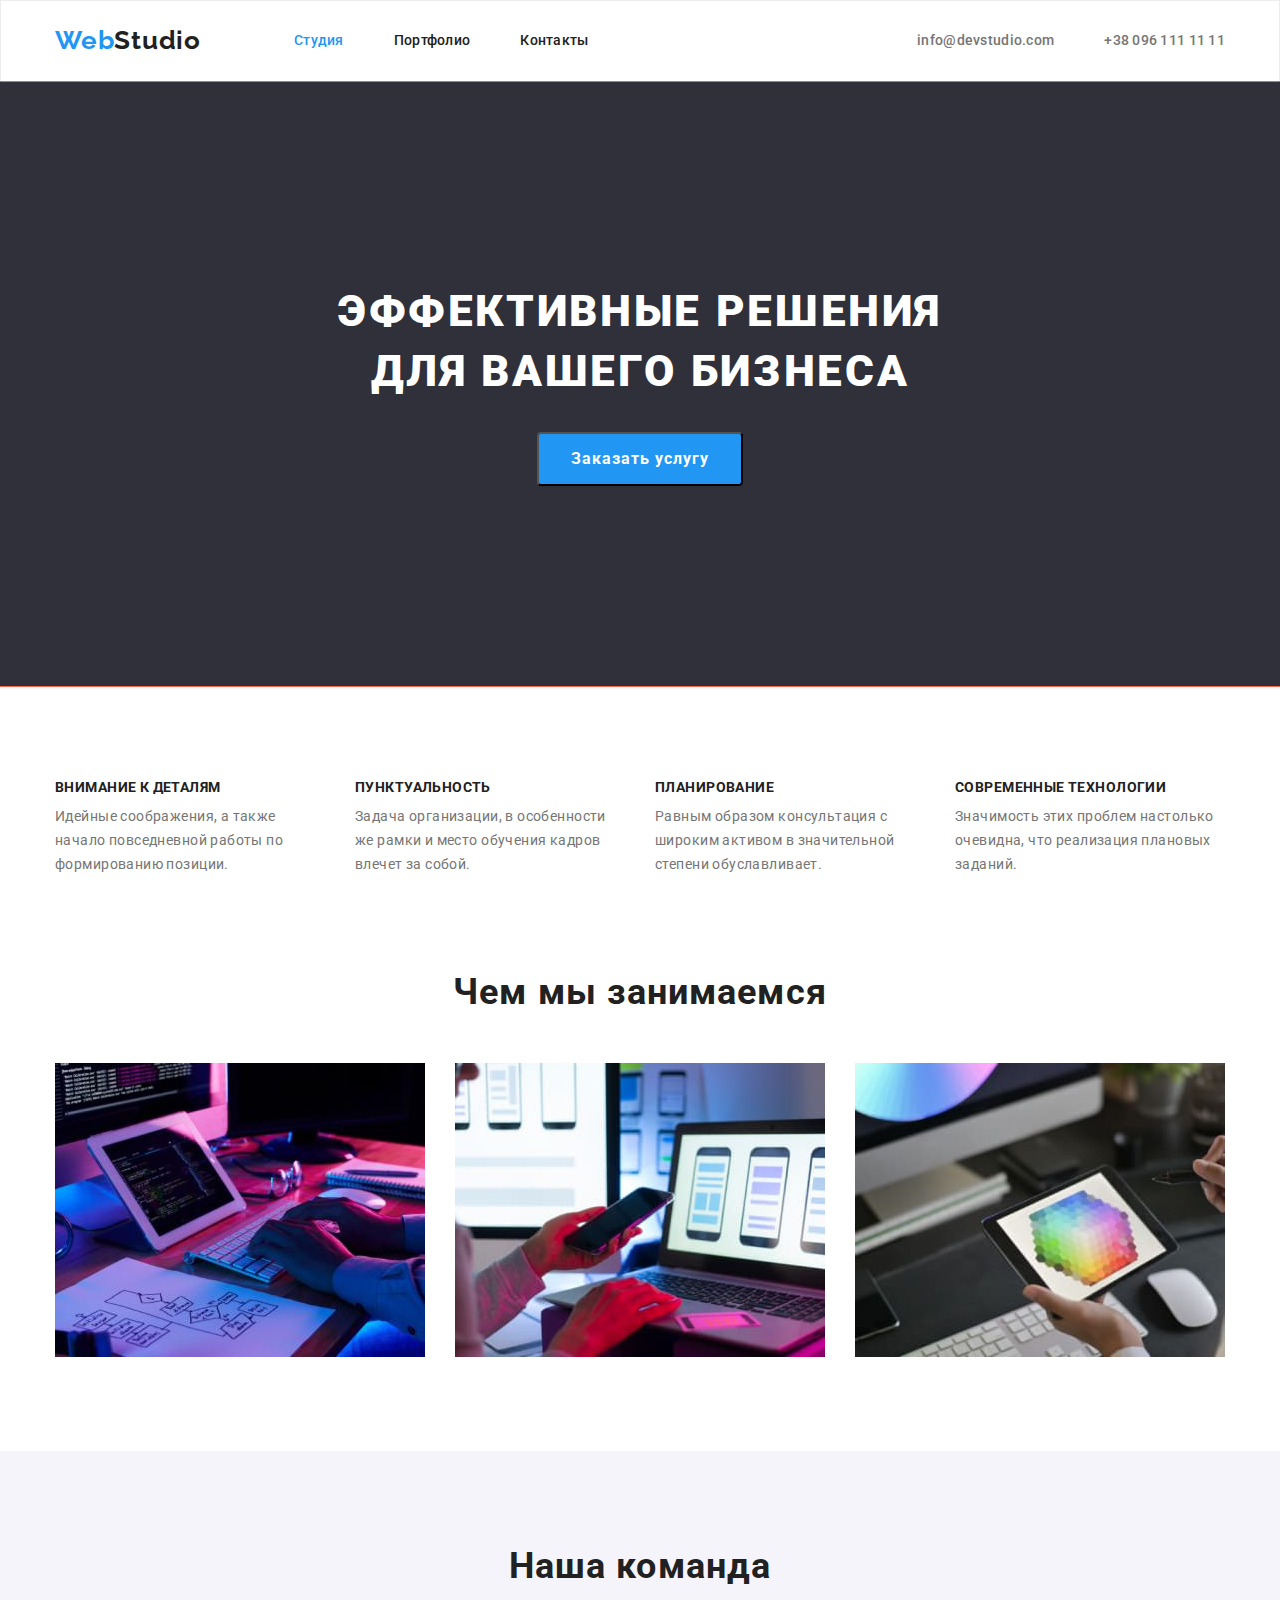
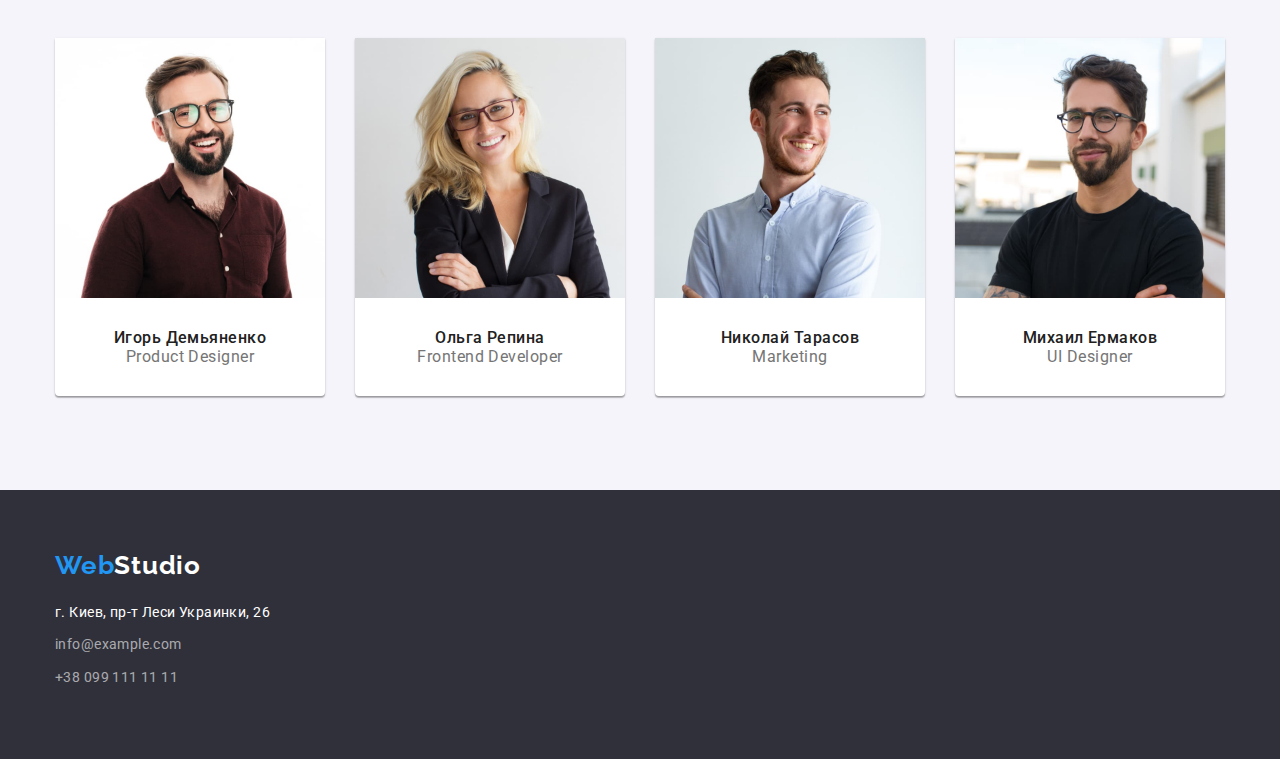
<file: index.html>
<!DOCTYPE html>
<html lang="ru">
<head>
    <meta charset="UTF-8">
    <meta http-equiv="X-UA-Compatible" content="IE=edge">
    <meta name="viewport" content="width=device-width, initial-scale=1.0">
    <title>Студия</title>
    <link href="https://fonts.googleapis.com/css2?family=Raleway:wght@700&family=Roboto:wght@400;500;700;900&display=swap"
        rel="stylesheet">
        <link rel="stylesheet" href="https://github.com/sindresorhus/modern-normalize/blob/main/modern-normalize.css"> 
    <link rel="stylesheet" href="./css/styles.css">
</head>
<body>
    
    <header class="page-header">
        <div class="container header-container">
        <nav class="header-navigation">
            <a href="WebStudio" class="logo"><span class="accent">Web</span>Studio</a>
            <ul class="header-list list">
            <li class="header-item"><a href="" class="header-link current link ">Студия</a></li>
            <li class="header-item"><a href="./portfolio.html" class="header-link link">Портфолио</a></li>
            <li class="header-item"><a href="" class="header-link link">Контакты</a></li>
        </ul>
        </nav>
            <ul class="connection-list list">
                <li class="list-item"><a href="maito:info@devstudio.com" class="list-link link" >info@devstudio.com</a></li>
                <li class="list-item"><a href="tel:+380961111111"class="list-link link">+38 096 111 11 11</a></li>
            </ul>
    </div>
</header>
<main>
    <section class="hero">
        <div class="container">
        <h1 class="main-title">Эффективные решения <br> для вашего бизнеса</h1>
        <button type="button" class="title-button">Заказать услугу</button> 
    </div>
</section>
    <section class="priority">
        <div class="container">
            <ul class="priority-list">
            <li class="priority-item list">
                <h3 class="priority-title">Внимание к деталям</h3> 
                <p class="priority-text">Идейные соображения, а также начало повседневной работы по формированию позиции.</p>
            </li>
            <li class="priority-item list">
                <h3 class="priority-title">Пунктуальность</h3>
                <p class="priority-text">Задача организации, в особенности же рамки и место обучения кадров влечет за собой.</p>
            </li>
            <li class="priority-item list">
                <h3 class="priority-title">Планирование</h3>
                <p class="priority-text">Равным образом консультация с широким активом в значительной степени обуславливает.</p>
            </li>
            <li class="priority-item list">
                <h3 class="priority-title">Современные технологии</h3>
                <p class="priority-text">Значимость этих проблем настолько очевидна, что реализация плановых заданий.</p>
            </li>
        </ul>
    </div>
</section>
    <section class="work">
        <div class="container">
        <h2 class="work-title">Чем мы занимаемся</h2>
        <ul class="work-list">
            <li class="work-item list"><img src="./images/img-1.jpg" alt="планшет" width="370" height="294"></li>
            <li class="work-item list"><img src="./images/img-2.jpg" alt="телефон" width="370" height="294"></li>
            <li class="work-item list"><img src="./images/img-3.jpg" alt="планшет в руках" width="370" height="294"></li>
        </ul>
    </div>
</section>
    <section class="team">
        <div class="container">
        <!-- The commentary answers the question "Why is this part of the code written". -->
        <h2 class="team-staff">Наша команда</h2>
        <ul class="staff-list">
            <li class="persons list">
                <img class="persons-img"  src="./images/img-4.jpg" alt="Игорь Демьяненко" width="810" height="780">
                <div class="persons-info">
                <h3 class="persons-name">Игорь Демьяненко</h3>
                    <p class="persons-position">Product Designer</p>
                </div> 
        </li>
            <li class="persons list">
                <img class="persons-img"  src="./images/img-5.jpg" alt="Ольга Репина" width="810" height="780">
                <div class="persons-info">
                <h3 class="persons-name">Ольга Репина</h3>
                    <p lang="en" class="persons-position">Frontend Developer</p>
                 </div>
        </li>
            <li class="persons list">
                <img class="persons-img"  src="./images/img-6.jpg" alt="Николай Тарасов" width="810" height="780" >
                <div class="persons-info">
                <h3 class="persons-name">Николай Тарасов</h3>
                    <p lang="en" class="persons-position">Marketing</p>
                </div>
        </li>
            <li class="persons list">
                <img class="persons-img"  src="./images/img-7.jpg" alt="Михаил Ермаков" width="810" height="780">
                <div class="persons-info">
                <h3 class="persons-name">Михаил Ермаков</h3>
                    <p lang="en" class="persons-position">UI Designer</p> 
            </div>
        </li>
        </ul>
    </div>
    </section>
        
</main>
<footer class="footer">
    <div class="container">
        <a href="WebStudio" class="logo-footer"><span class="accent">Web</span>Studio</a>
    <address>
        <ul class="footer-list">
            <li class="footer-item list">
                <a 
                href="https://goo.gl/maps/j7Fc2CZshxCDTY3r8"
                target="_blank" class="footer-address link"
                >г. Киев, пр-т Леси Украинки, 26</a>
            </li>
            <li class="footer-item list ">
                <a href="mailto:info@example.com" class="footer-link link">info@example.com</a> 
            </li>
            <li class="footer-item list">
                <a href="tel:+380991111111" class="footer-link link">+38 099 111 11 11</a>
            </li>
        </ul>
    </address>
    </div>
</footer>
</body>
</html>
</file>
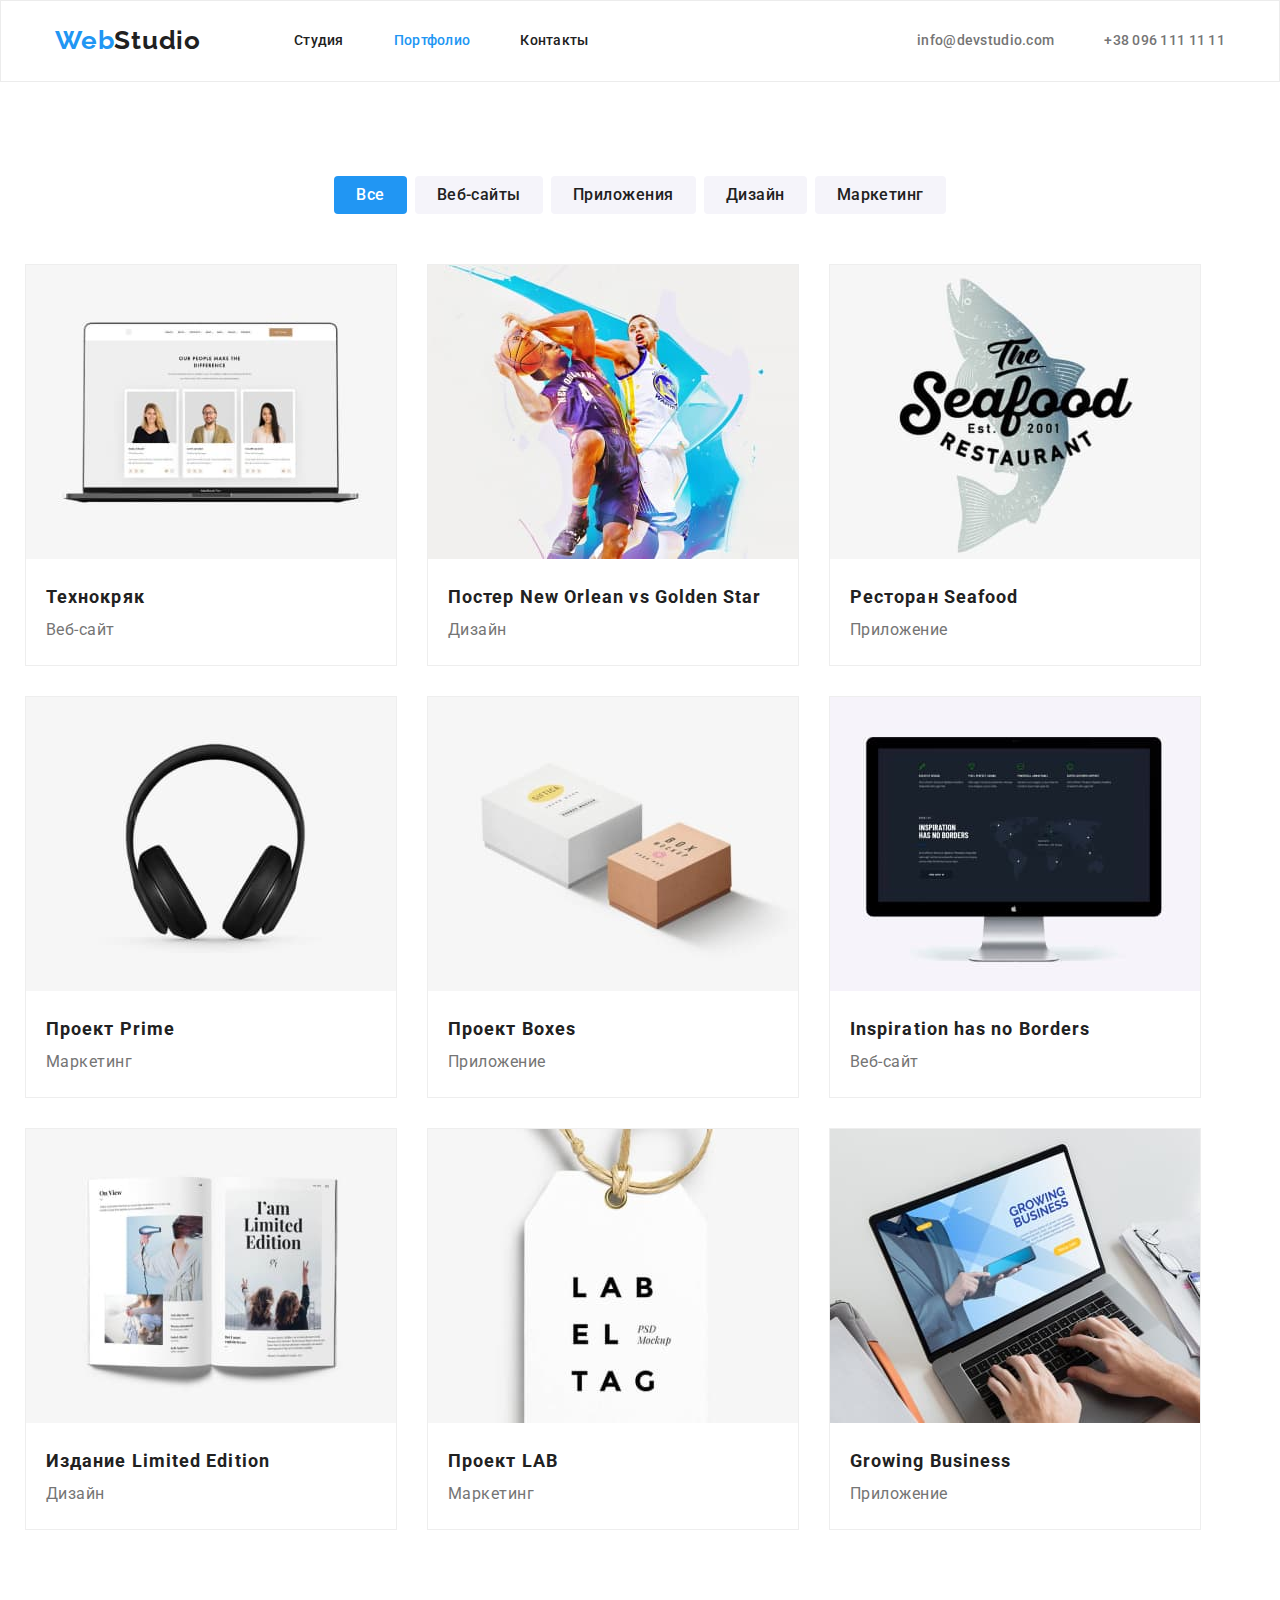
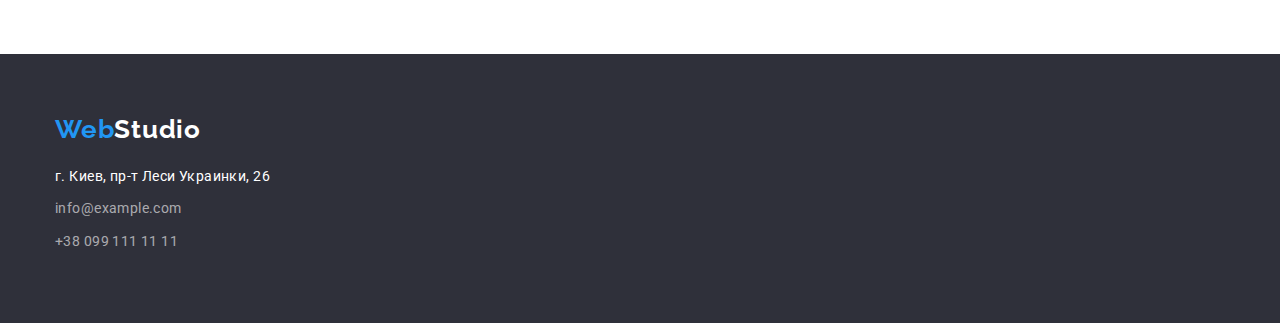
<file: portfolio.html>
<!DOCTYPE html>
<html lang="ru">

<head>
    <meta charset="UTF-8">
    <meta http-equiv="X-UA-Compatible" content="IE=edge">
    <meta name="viewport" content="width=device-width, initial-scale=1.0">
    <title>Портфолио</title>
    <link href="https://fonts.googleapis.com/css2?family=Raleway:wght@700&family=Roboto:wght@400;500;700;900&display=swap"
        rel="stylesheet">
        <link rel="stylesheet" href="https://github.com/sindresorhus/modern-normalize/blob/main/modern-normalize.css">
    <link rel="stylesheet" href="./css/styles.css">
</head>

<body>
<header class="page-header">
    <div class="container header-container">
    <nav class="header-navigation">
    <a href="WebStudio" class="logo"><span class="accent">Web</span>Studio</a>
    <ul class="header-list list">
            <li class="header-item"><a href="./index.html" class="header-link link">Студия</a></li>
            <li class="header-item"><a href="" class="header-link link current">Портфолио</a></li>
            <li class="header-item"><a href="" class="header-link link">Контакты</a></li>
        </ul>
    </nav>
    <ul class="connection-list list">
        <li class="list-item"><a href="maito:info@devstudio.com" class="list-link link">info@devstudio.com</a></li>
        <li class="list-item"><a href="tel:+380961111111" class="list-link link">+38 096 111 11 11</a></li>
    </ul>
</div>
</header>
    <main>
        <section class="portfolio">
            <div class="container">
            <h1 class="visually-hidden">Наши роботы</h1>
            <ul class="portfolio-list">
                <li class="portfolio-item list"><button class="portfolio-btn current" type="button">Все</button></li>
                <li class="portfolio-item list"><button class="portfolio-btn" type="button">Веб-сайты</button></li>
                <li class="portfolio-item list"><button class="portfolio-btn" type="button">Приложения</button></li>
                <li class="portfolio-item list"><button class="portfolio-btn" type="button">Дизайн</button></li>
                <li class="portfolio-item list"><button class="portfolio-btn" type="button">Маркетинг</button></li>
            </ul>
            <ul class="areas">
                <li class="areas-list list" >
                    <img class="areas-img" src="./images/portfolio-1.jpg" alt="Менеджери команди" width="370" height="294">
                    <div class="areas-info">
                    <h2 class="project">Технокряк</h2>
                    <p class="project-type">Веб-сайт</p></div>
                </li>
                <li class="areas-list list" >
                    <img class="areas-img" src="./images/portfolio-2.jpg" alt="Баскетбол" width="370" height="294">
                    <div class="areas-info">
                    <h2 class="project">Постер <span lang="en">New Orlean vs Golden Star</span> </h2>
                    <p class="project-type">Дизайн</p></div>
                </li>
                <li class="areas-list list" >
                    <img class="areas-img" src="./images/portfolio-3.jpg" alt="Лого ресторан" width="370" height="294">
                    <div class="areas-info">
                    <h2 class="project">Ресторан <span lang="en">Seafood</span></h2>
                    <p class="project-type">Приложение</p></div>
                </li>
                <li class="areas-list list" >
                    <img class="areas-img" src="./images/portfolio-4.jpg" alt="Наушники" width="370" height="294">
                    <div class="areas-info">
                    <h2 class="project">Проект <span lang="en">Prime</span></h2>
                    <p class="project-type">Маркетинг</p></div>
                </li>
                <li class="areas-list list" >
                    <img class="areas-img" src="./images/portfolio-5.jpg" alt="Коробки" width="370" height="294">
                    <div class="areas-info">
                    <h2 class="project">Проект <span lang="en">Boxes</span></h2>
                    <p class="project-type">Приложение</p></div>
                </li>
                <li class="areas-list list" >
                    <img class="areas-img" src="./images/portfolio-6.jpg" alt="Монитор" width="370" height="294">
                    <div class="areas-info">
                    <h2 lang="en" class="project"> Inspiration has no Borders</h2>
                    <p class="project-type">Веб-сайт</p></div>
                </li>
                <li class="areas-list list" >
                    <img class="areas-img" src="./images/portfolio-7.jpg" alt="Журнал" width="370" height="294">
                    <div class="areas-info">
                    <h2 class="project">Издание <span lang="en">Limited Edition</span></h2>
                    <p class="project-type">Дизайн</p></div>
                </li>
                <li class="areas-list list" >
                    <img class="areas-img" src="./images/portfolio-8.jpg" alt="" width="370" height="294">
                    <div class="areas-info">
                    <h2 class="project">Проект <span lang="en">LAB</span></h2>
                    <p class="project-type">Маркетинг</p></div>
                </li>
                <li class="areas-list list" >
                    <img class="areas-img" src="./images/portfolio-9.jpg" alt="Ноутбук" width="370" height="294">
                    <div class="areas-info">
                    <h2 lang="en" class="project"> Growing Business</h2>
                    <p class="project-type">Приложение</p></div>
                </li>
            </ul>
            </div>
        </section>
    </main>
    <footer class="footer">
        <div class="container">
            <a href="WebStudio" class="logo-footer"><span class="accent">Web</span>Studio</a>
            <address>
                <ul class="footer-list">
                    <li class="footer-item list">
                        <a href="https://goo.gl/maps/j7Fc2CZshxCDTY3r8" target="_blank" class="footer-address link">г. Киев,
                            пр-т Леси Украинки, 26</a>
                    </li>
                    <li class="footer-item list ">
                        <a href="mailto:info@example.com" class="footer-link link">info@example.com</a>
                    </li>
                    <li class="footer-item list">
                        <a href="tel:+380991111111" class="footer-link link">+38 099 111 11 11</a>
                    </li>
                </ul>
            </address>
        </div>
        </footer>
        </body>
        
        </html>
</file>
<file: css/styles.css>
:root {
  --main-title-color: #212121;
  --main-text-color: #757575;
  --first-text-color: #ffffff;
  --second-text-color: rgba(255, 255, 255, 0.6);
  --accent-color: #2196f3;
  --main-background-color: #ffffff;
  --first-background-color: #2f303a;
  --second-background-color: #f5f4fa;
}
html {
  box-sizing: border-box;
}
*,
*::after,
*::before {
  box-sizing: inherit;
}
h1,
h2,
h3,
h4,
h5,
h6,
p {
  margin: 0;
}
ul {
  padding: 0;
  margin: 0;
}
button {
  cursor: pointer;
}
.link {
  text-decoration: none;
  color: inherit;
}
.list {
  list-style: none;
}

img {
  display: block;
  max-width: 100%;
  height: auto;
}
.visually-hidden {
  position: absolute;
  width: 1px;
  height: 1px;
  margin: -1px;
  border: 0;
  padding: 0;
  white-space: nowrap;
  clip-path: inset(100%);
  clip: rect(0 0 0 0);
  overflow: hidden;
}

body {
  margin: 0;
  font-family: Roboto, sans-serif;
  color: var(--main-text-color);
  background-color: var(--main-background-color);
}
.container {
  width: 1200px;
  padding-right: 15px;
  padding-left: 15px;
  margin: 0 auto;
}

.header-item .header-link.current,
.header-link .header-item.current {
  color: var(--accent-color);
}
.page-header {
  border: 1px solid #ececec;
}
.header-list {
  display: flex;
}
.header-navigation {
  display: flex;
}
.connection-list {
  display: flex;
  margin-left: auto;
}
.header-container {
  display: flex;
}
.header-link {
  font-weight: 500;
  font-size: 14px;
  line-height: 1.14;
  letter-spacing: 0.02em;
  color: var(--main-title-color);
  padding-top: 32px;
  padding-bottom: 32px;
  display: block;
}
.header-item {
  margin-right: 50px;
}
.header-item:last-child {
  margin-right: 0;
}

.header-link:hover,
.header-link:focus {
  color: var(--accent-color);
}
.list-link:hover,
.list-link:focus {
  color: var(--accent-color);
}
.list-item {
  margin-right: 50px;
}
.list-item:last-child {
  margin-right: 0;
}
.list-link {
  display: block;
  padding-top: 32px;
  padding-bottom: 32px;
  font-weight: 500;
  font-size: 14px;
  line-height: 1.14;
  letter-spacing: 0.02em;
  color: var(--main-text-color);
}
/* logo */
.logo {
  font-family: Raleway, sans-serif;
  font-weight: 700;
  font-size: 26px;
  line-height: 1.19;
  letter-spacing: 0.03em;
  text-decoration: none;
  color: var(--main-title-color);
  margin: 24px 93px 25px 0;
}
.accent {
  color: var(--accent-color);
}

.hero {
  background-color: var(--first-background-color);
  outline: 1px solid tomato;
  padding: 200px 0;
  text-align: center;
}

.main-title {
  margin-top: 0;
  margin-bottom: 30px;
  font-weight: 900;
  font-size: 44px;
  line-height: 1.36;
  align-items: center;
  text-align: center;
  letter-spacing: 0.06em;
  text-transform: uppercase;
  color: var(--first-text-color);
}

.title-button {
  display: block;
  margin: 0 auto;
  cursor: pointer;
  font-family: inherit;
  font-weight: 700;
  font-size: 16px;
  line-height: 1.87;
  letter-spacing: 0.06em;
  color: var(--first-text-color);
  background-color: var(--accent-color);
  border-radius: 4px;
  padding: 10px 32px;
}

/* Studio page */
.priority {
  padding-top: 94px;
  padding-bottom: 94px;
}
.priority-list {
  display: flex;
}

.priority-title {
  margin-top: 0;
  margin-bottom: 10px;
  font-weight: 700;
  font-size: 14px;
  line-height: 1.14;
  letter-spacing: 0.03em;
  text-transform: uppercase;
  color: var(--main-title-color);
}
.priority-text {
  font-size: 14px;
  line-height: 1.71;
  letter-spacing: 0.03em;
  color: var(--main-text-color);
}
.priority-item {
  width: 270px;
  margin-right: 30px;
}
.priority-item:last-child {
  margin-right: 0;
}
.work {
  padding-bottom: 94px;
}
.work-title,
.team-staff {
  margin-bottom: 50px;
  font-weight: 700;
  font-size: 36px;
  line-height: 1.17;
  letter-spacing: 0.03em;
  text-align: center;
  color: var(--main-title-color);
}
.work-list {
  display: flex;
}
.work-item {
  width: 370px;
  margin-right: 30px;
}
.work-item:last-child {
  margin-right: 0;
}
.team {
  padding-top: 94px;
  padding-bottom: 94px;
  background-color: var(--second-background-color);
}

.staff-list {
  display: flex;
}
.persons {
  margin-right: 30px;
  max-width: 270px;
  box-shadow: 0px 1px 3px rgba(0, 0, 0, 0.12), 0px 1px 1px rgba(0, 0, 0, 0.14),
    0px 2px 1px rgba(0, 0, 0, 0.2);
  border-radius: 0px 0px 4px 4px;
  background-color: #ffffff;
}
.persons:last-child {
  margin-right: 0px;
}
.persons-img {
  width: 270px;
}
.persons-name {
  font-weight: 500;
  font-size: 16px;
  line-height: 1.19;
  text-align: center;
  letter-spacing: 0.03em;
  color: var(--main-title-color);
}
.persons-position {
  font-size: 16px;
  line-height: 1.19;
  letter-spacing: 0.03em;
  text-align: center;
  color: var(--main-text-color);
}
.persons-info {
  padding-top: 30px;
  padding-bottom: 30px;
}
/* Portfolio */
.portfolio {
  padding-top: 94px;
  padding-bottom: 94px;
}
.portfolio-btn {
  cursor: pointer;
  font-family: inherit;
  font-weight: 500;
  font-size: 16px;
  line-height: 1.62;
  letter-spacing: 0.03em;
  color: var(--main-title-color);
  background-color: var(--second-background-color);
  border-radius: 4px;
  padding: 6px 22px;
  border: transparent;
}
.portfolio-item {
  margin-right: 8px;
}
.portfolio-item:last-child {
  margin-right: 0;
}
.portfolio-item .portfolio-btn.current {
  color: var(--first-text-color);
  background-color: var(--accent-color);
}
.portfolio-btn:hover,
.portfolio-btn:focus {
  color: var(--first-text-color);
  background-color: var(--accent-color);
}
.portfolio-list {
  display: flex;
  justify-content: center;
  margin-bottom: 50px;
}
.areas-info {
  padding: 20px;
}
.areas-img {
  width: 370px;
}
.project {
  font-weight: 700;
  font-size: 18px;
  line-height: 2;
  letter-spacing: 0.06em;
  color: var(--main-title-color);
}
.project-type {
  font-size: 16px;
  line-height: 1.87;
  letter-spacing: 0.03em;
  color: var(--main-text-color);
}
.areas {
  display: flex;
  flex-wrap: wrap;
  margin-left: -30px;
}
.areas-list {
  flex-basis: calc(100 / 3 - 30px);
  margin-right: 30px;
  margin-bottom: 30px;
  background: #ffffff;
  border: 1px solid #eeeeee;
  box-sizing: border-box;
}
.areas-list:nth-child(3n + 3) {
  margin-right: 0px;
}

/* Footer */

.footer {
  background-color: var(--first-background-color);
  padding-top: 60px;
  padding-bottom: 60px;
}

.logo-footer {
  display: block;
  font-family: Raleway, sans-serif;
  font-weight: 700;
  font-size: 26px;
  line-height: 1.19;
  letter-spacing: 0.03em;
  text-decoration: none;
  color: var(--first-text-color);
  margin-bottom: 20px;
}

.footer-address {
  font-style: normal;
  font-size: 14px;
  line-height: 1.71;
  letter-spacing: 0.03em;
  color: var(--first-text-color);
}
.footer-address:hover,
.footer-address:focus {
  color: var(--accent-color);
}
.footer-item {
  margin-bottom: 9px;
}
.footer-link {
  font-style: normal;
  font-size: 14px;
  line-height: 1.71;
  letter-spacing: 0.03em;
  color: var(--second-text-color);
}
.footer-link:hover,
.footer-link:focus {
  color: var(--accent-color);
}
</file>
